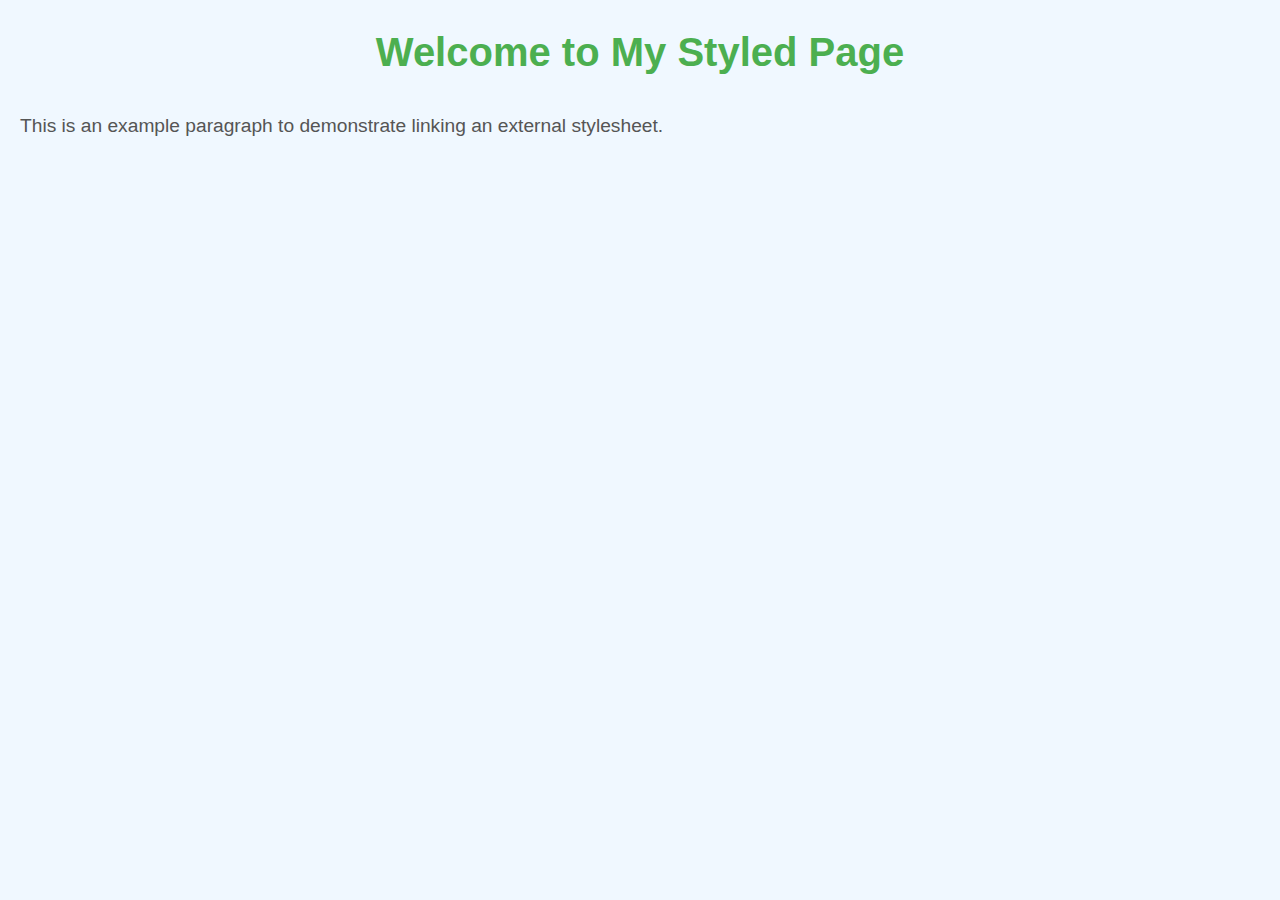
<file: LAB1/Udacity/index.html>
<html lang="en">
<head>
    <meta charset="UTF-8">
    <meta name="viewport" content="width=device-width, initial-scale=1.0">
    <title>Styled Page</title>
    <link rel="stylesheet" href="styles.css">
</head>
<body>
    <h1>Welcome to My Styled Page</h1>
    <p>This is an example paragraph to demonstrate linking an external stylesheet.</p>
</body>
</html>
</file>
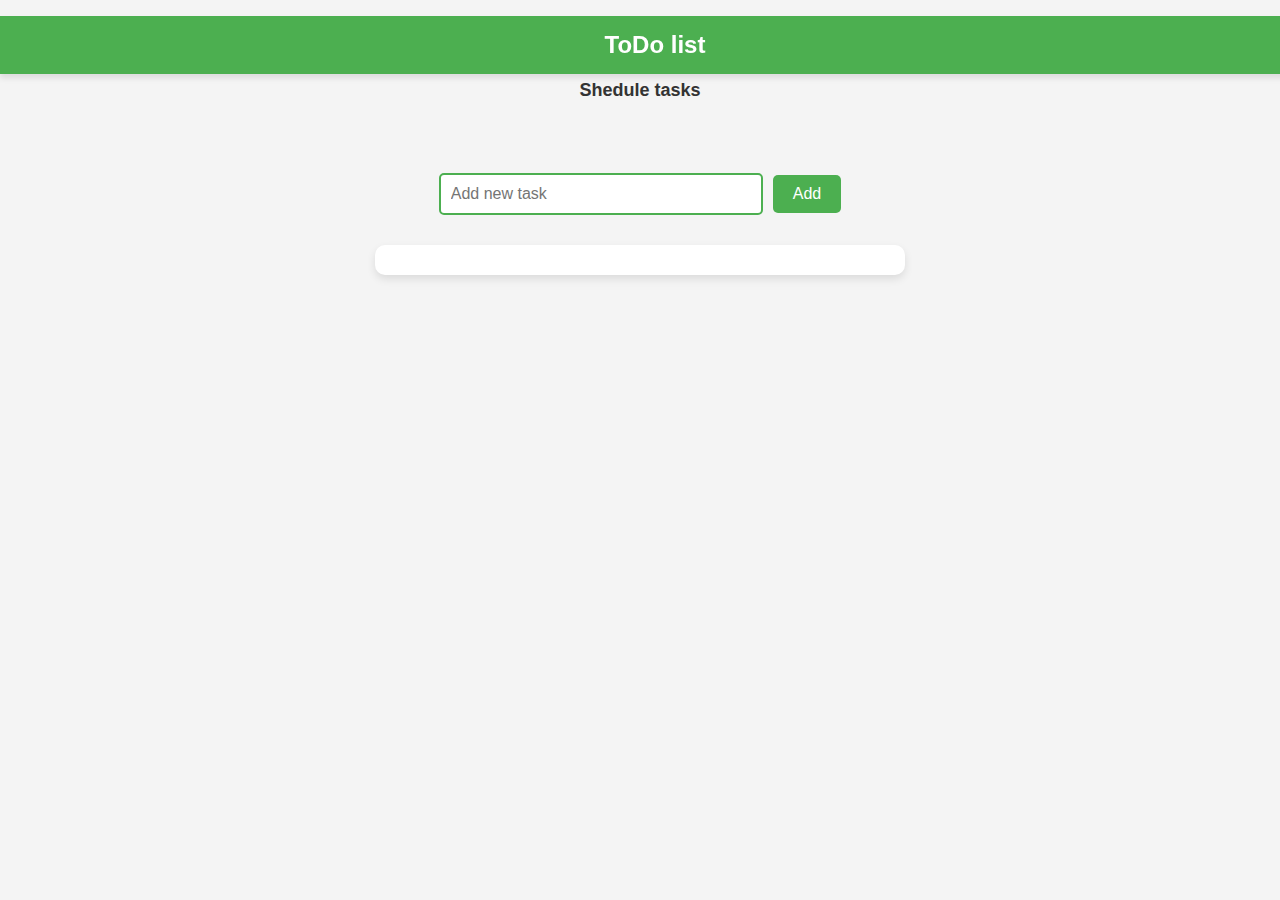
<file: lab3/ToDo List/index.html>
<!DOCTYPE html>
<html>

<head>
  <meta charset="UTF-8">
  <style>

body {
    font-family: 'Segoe UI', Tahoma, Geneva, Verdana, sans-serif;
    background-color: #f4f4f4;
    margin: 0;
    padding: 0;
    display: flex;
    flex-direction: column;
    align-items: center;
    justify-content: flex-start;
    height: 100vh;
    overflow-y: auto;
}

#header {
    text-align: center;
    background-color: #4CAF50;
    color: white;
    font-size: 24px;
    padding: 15px;
    width: 100%;
    box-shadow: 0px 4px 6px rgba(0, 0, 0, 0.1);
    position: fixed;
    top: 0;
    left: 0;
    z-index: 1000;
}

#header-two {
    text-align: center;
    font-size: 18px;
    color: #333;
    margin-top: 80px;
}

.add-block {
    display: flex;
    justify-content: center;
    align-items: center;
    margin-top: 50px;
    gap: 10px;
    position: sticky;
    top: 60px;
    background: #f4f4f4;
    padding: 10px;
    width: 100%;
    z-index: 900;
}

#add-task {
    width: 300px;
    padding: 10px;
    border-radius: 5px;
    border: 2px solid #4CAF50;
    font-size: 16px;
    outline: none;
    transition: 0.3s;
}

#add-task:focus {
    border-color: #388E3C;
}

#add-button {
    background-color: #4CAF50;
    color: white;
    border: none;
    padding: 10px 20px;
    font-size: 16px;
    border-radius: 5px;
    cursor: pointer;
    transition: 0.3s;
}

#add-button:hover {
    background-color: #388E3C;
}

.block-tasks {
    width: 80%;
    max-width: 500px;
    background: white;
    padding: 15px;
    border-radius: 10px;
    box-shadow: 0px 4px 8px rgba(0, 0, 0, 0.1);
    margin-top: 20px;
    overflow-y: auto;
}

.task-item {
    display: flex;
    align-items: center;
    justify-content: space-between;
    background: #ffffff;
    border: 1px solid #ddd;
    padding: 10px;
    border-radius: 5px;
    margin-bottom: 10px;
    transition: 0.3s;
}

.task-item:hover {
    background: #f0f0f0;
}

.task-item input[type="checkbox"] {
    margin-right: 10px;
}

.task-item label {
    flex-grow: 1;
    font-size: 16px;
}

.task-item input[type="checkbox"]:checked + label {
    text-decoration: line-through;
    color: #888;
}

.delete-button {
    background: none;
    border: none;
    cursor: pointer;
    transition: 0.3s;
}

.delete-button img {
    width: 20px;
    opacity: 0.7;
    transition: 0.3s;
}

.delete-button:hover img {
    opacity: 1;
}


  </style>
  <title>ToDo List</title>
</head>

<body>
<script>

  function addTheTask(){

    const taskInput = document.getElementById("add-task");
    const taskName = taskInput.value;

    if (taskName === "") {
      alert("Enter a task");
      return;
    }

    const newTask = document.createElement("div");
    newTask.classList.add("task-item");

    const checkBox = document.createElement("input");
    checkBox.type = "checkbox";
    checkBox.classList.add("tasks");

    const label = document.createElement("label");
    label.textContent = taskName;
    label.classList.add("task-label");

    label.style.marginLeft = "10px";

    const deleteButton = document.createElement("button");
    deleteButton.classList.add("delete-button")
    deleteButton.innerHTML = '<img src="https://cdn-icons-png.flaticon.com/512/6861/6861362.png">';
    deleteButton.addEventListener("click", function (){
      taskList.removeChild(newTask);
    });

    newTask.appendChild(checkBox);
    newTask.appendChild(label);
    newTask.appendChild(deleteButton);

    const taskList = document.querySelector(".block-tasks");
    taskList.appendChild(newTask);

    taskInput.value = "";

  }

</script>
<h1 id="header">ToDo list</h1>
<h1 id="header-two"> Shedule tasks </h1>
<div class="add-block">
  <input id="add-task" type="text" placeholder="Add new task">
  <input id="add-button" type="button" value="Add" onclick="addTheTask()">
</div>
<div class="block-tasks"></div>

</body>

</html>
</file>
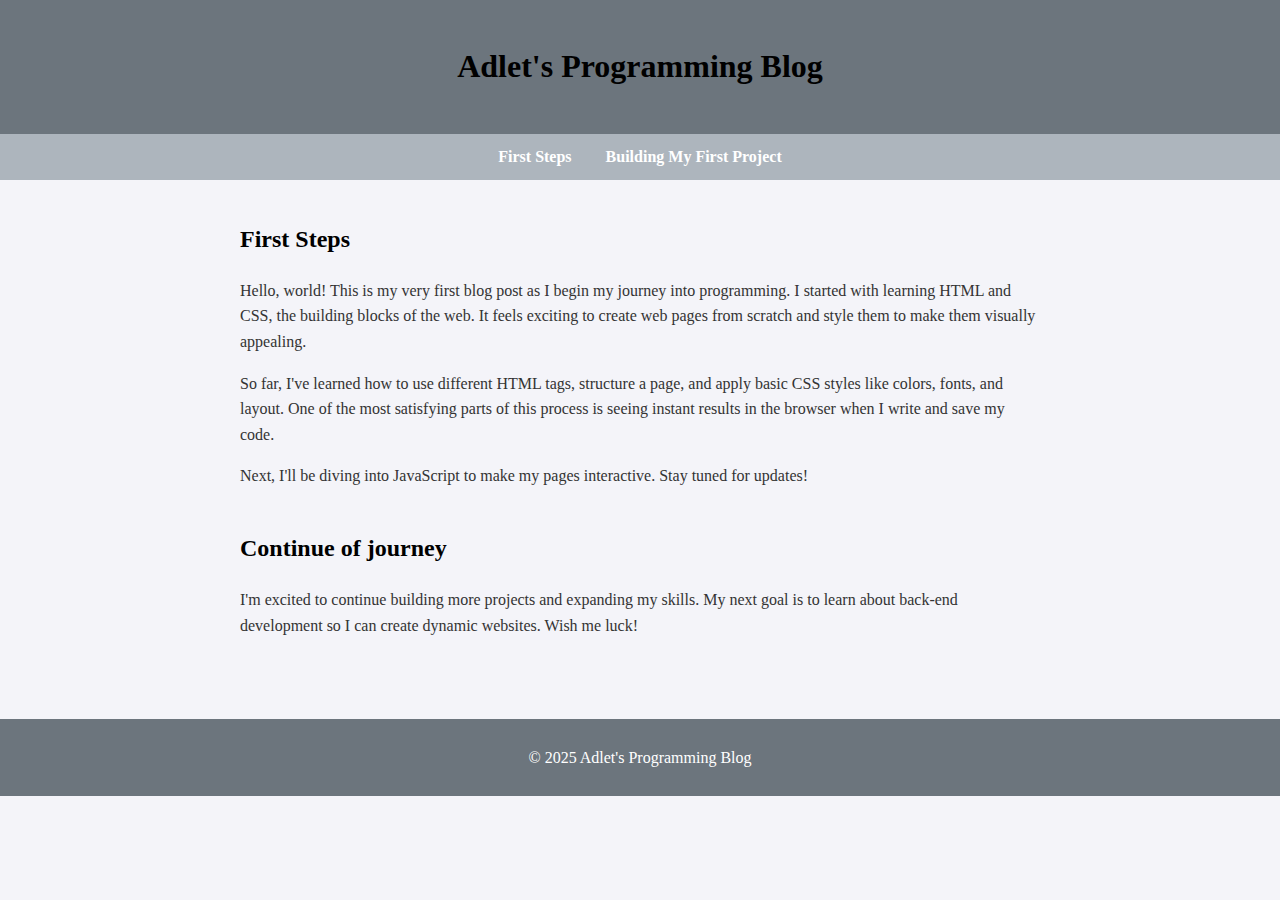
<file: LAB1/Khanacademy/Blog.html>
<!DOCTYPE html>
<html>
<head>
    <title>Adlet's Programming Journey</title>
    <style>
        body {
            font-family: "Georgia", serif;
            background-color: #f4f4f9;
            margin: 0;
            padding: 0;
            line-height: 1.6;
            color: #333;
        }
        header {
            background-color: #6c757d;
            color: white;
            padding: 20px;
            text-align: center;
        }
        nav {
            background-color: #adb5bd;
            padding: 10px;
            text-align: center;
        }
        nav a {
            margin: 0 15px;
            text-decoration: none;
            color: white;
            font-weight: bold;
        }
        section {
            padding: 20px;
            max-width: 800px;
            margin: auto;
        }
        h1, h2 {
            color: #000000;
        }
        article {
            margin-bottom: 40px;
        }
        footer {
            background-color: #6c757d;
            color: white;
            text-align: center;
            padding: 10px;
            margin-top: 20px;
        }
    </style>
</head>
<body>
    <header>
        <h1>Adlet's Programming Blog</h1>
    </header>
    <nav>
        <a href="#entry1">First Steps</a>
        <a href="#entry2">Building My First Project</a>
    </nav>
    <section>
        <article id="entry1">
            <h2>First Steps</h2>
            <p>
                Hello, world! This is my very first blog post as I begin my journey into programming.
                I started with learning HTML and CSS, the building blocks of the web. It feels exciting 
                to create web pages from scratch and style them to make them visually appealing.
            </p>
            <p>
                So far, I've learned how to use different HTML tags, structure a page, and apply basic 
                CSS styles like colors, fonts, and layout. One of the most satisfying parts of this process 
                is seeing instant results in the browser when I write and save my code. 
            </p>
            <p>
                Next, I'll be diving into JavaScript to make my pages interactive. Stay tuned for updates!
            </p>
        </article>
        <article id="entry2">
            <h2>Continue of journey</h2>
            <p>
                I'm excited to continue building more projects and expanding my skills. My next goal is 
                to learn about back-end development so I can create dynamic websites. Wish me luck!
            </p>
        </article>
    </section>
    <footer>
        <p>&copy; 2025 Adlet's Programming Blog</p>
    </footer>
</body>
</html>
</file>
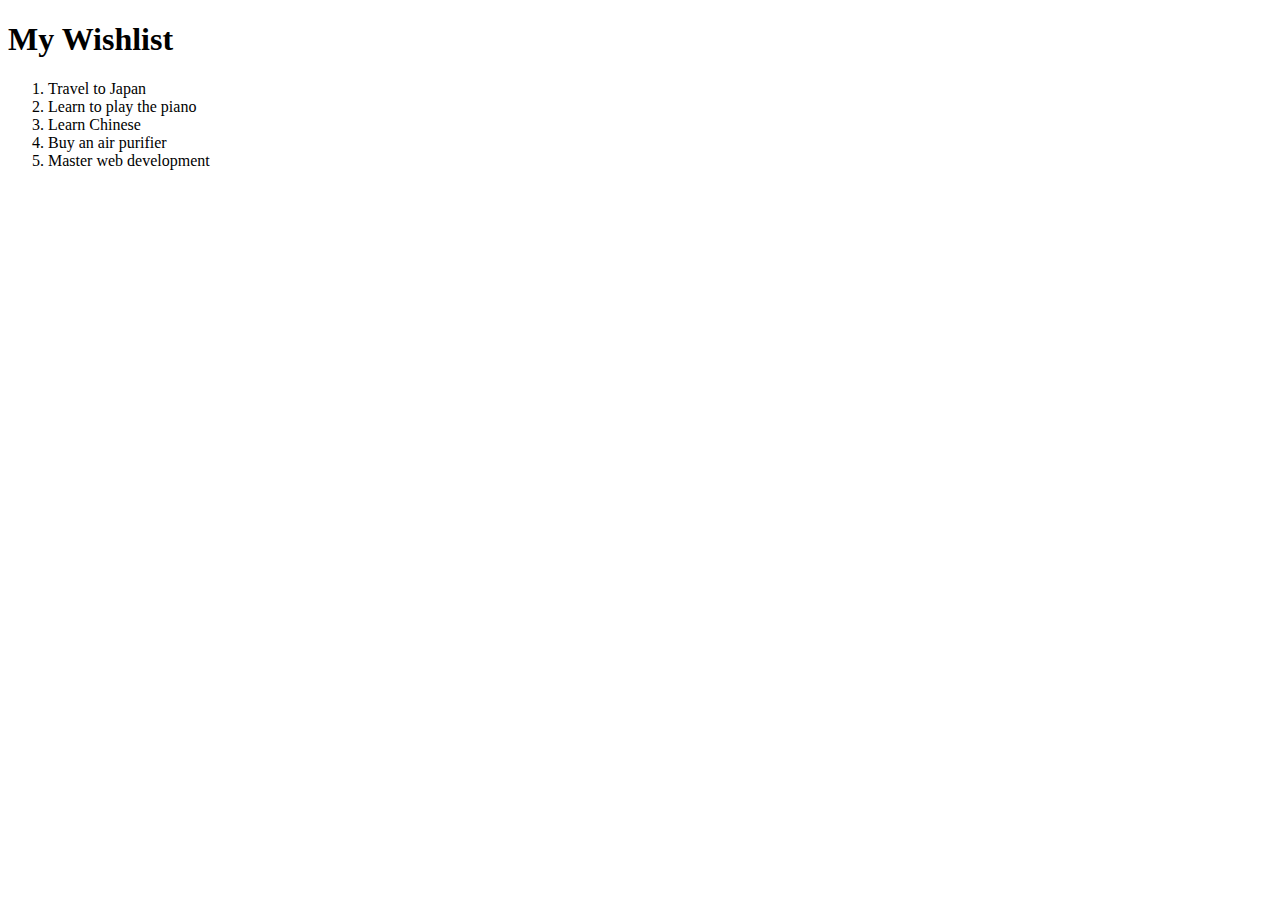
<file: LAB1/Khanacademy/Wishlist.html>
<!DOCTYPE html>
<html>
<head>
    <title>My Wishlist</title>
</head>
<body>
    <h1>My Wishlist</h1>
    <ol>
        <li>Travel to Japan</li>
        <li>Learn to play the piano</li>
        <li>Learn Chinese</li>
        <li>Buy an air purifier</li>
        <li>Master web development</li>
    </ol>
</body>
</html>
</file>
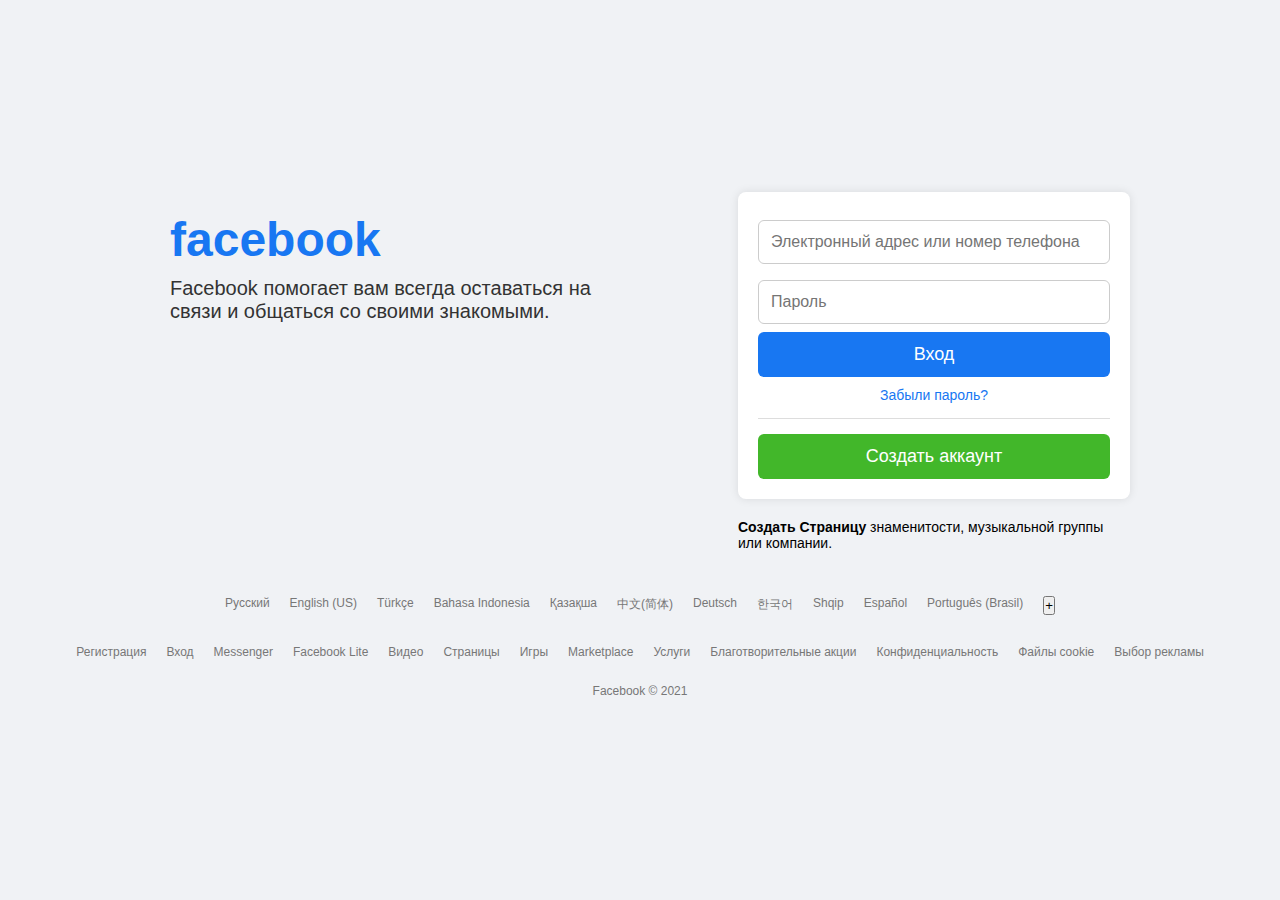
<file: Lab2/Facebook/facebook.html>
<!DOCTYPE html>
<html lang="ru">
<head>
    <meta charset="UTF-8">
    <meta name="viewport" content="width=device-width, initial-scale=1.0">
    <title>Facebook – войдите или зарегистрируйтесь</title>
    <link rel="stylesheet" href="styles.css">
</head>
<body>
    <div class="container">
        <div class="left">
            <h1 class="logo">facebook</h1>
            <p>Facebook помогает вам всегда оставаться на связи и общаться со своими знакомыми.</p>
        </div>
        <div class="right">
            <div class="login-box">
                <input type="text" placeholder="Электронный адрес или номер телефона">
                <input type="password" placeholder="Пароль">
                <button class="login-btn">Вход</button>
                <a href="#" class="forgot">Забыли пароль?</a>
                <hr>
                <button class="register-btn">Создать аккаунт</button>
            </div>
            <p class="create-page">
                <a href="#">Создать Страницу</a> знаменитости, музыкальной группы или компании.
            </p>
        </div>
    </div>

    <footer>
        <ul>
            <li>Русский</li>
            <li>English (US)</li>
            <li>Türkçe</li>
            <li>Bahasa Indonesia</li>
            <li>Қазақша</li>
            <li>中文(简体)</li>
            <li>Deutsch</li>
            <li>한국어</li>
            <li>Shqip</li>
            <li>Español</li>
            <li>Português (Brasil)</li>
            <li><button>+</button></li>
        </ul>
        <ul class="links">
            <li>Регистрация</li>
            <li>Вход</li>
            <li>Messenger</li>
            <li>Facebook Lite</li>
            <li>Видео</li>
            <li>Страницы</li>
            <li>Игры</li>
            <li>Marketplace</li>
            <li>Услуги</li>
            <li>Благотворительные акции</li>
            <li>Конфиденциальность</li>
            <li>Файлы cookie</li>
            <li>Выбор рекламы</li>
        </ul>
        <p>Facebook © 2021</p>
    </footer>
</body>
</html>
</file>
<file: LAB1/Udacity/styles.css>
body {
    background-color: #f0f8ff;
    font-family: Arial, sans-serif;
    line-height: 1.6;
    margin: 20px;
}

h1 {
    color: #4CAF50;
    font-size: 2.5em;
    text-align: center;
}

p {
    color: #555;
    font-size: 1.2em;
    text-align: justify;
}
</file>
<file: Lab2/Facebook/styles.css>
/* Reset styles */
* {
    margin: 0;
    padding: 0;
    box-sizing: border-box;
    font-family: Arial, sans-serif;
}

body {
    background-color: #f0f2f5;
    display: flex;
    flex-direction: column;
    align-items: center;
    justify-content: center;
    height: 100vh;
}

.container {
    display: flex;
    justify-content: space-between;
    max-width: 980px;
    width: 100%;
}

.left {
    width: 50%;
    padding: 20px;
}

.logo {
    color: #1877f2;
    font-size: 48px;
    font-weight: bold;
    margin-bottom: 10px;
}

.left p {
    font-size: 20px;
    color: #333;
}

.right {
    width: 40%;
    display: flex;
    flex-direction: column;
    align-items: center;
}

.login-box {
    background: #fff;
    padding: 20px;
    border-radius: 8px;
    box-shadow: 0 0 10px rgba(0, 0, 0, 0.1);
    width: 100%;
    text-align: center;
}

.login-box input {
    width: 100%;
    padding: 12px;
    margin: 8px 0;
    border: 1px solid #ccc;
    border-radius: 6px;
    font-size: 16px;
}

.login-btn {
    background: #1877f2;
    color: white;
    border: none;
    padding: 12px;
    border-radius: 6px;
    width: 100%;
    font-size: 18px;
    cursor: pointer;
}

.login-btn:hover {
    background: #165ecf;
}

.forgot {
    display: block;
    color: #1877f2;
    text-decoration: none;
    margin: 10px 0;
    font-size: 14px;
}

hr {
    border: 0;
    height: 1px;
    background: #ddd;
    margin: 15px 0;
}

.register-btn {
    background: #42b72a;
    color: white;
    border: none;
    padding: 12px;
    border-radius: 6px;
    width: 100%;
    font-size: 18px;
    cursor: pointer;
}

.register-btn:hover {
    background: #36a420;
}

.create-page {
    margin-top: 20px;
    font-size: 14px;
}

.create-page a {
    font-weight: bold;
    color: #000;
    text-decoration: none;
}

footer {
    text-align: center;
    width: 100%;
    margin-top: 20px;
    padding: 10px 0;
}

footer ul {
    list-style: none;
    display: flex;
    justify-content: center;
    flex-wrap: wrap;
    padding: 10px;
}

footer ul li {
    margin: 5px 10px;
    font-size: 12px;
    color: #777;
}

footer p {
    font-size: 12px;
    color: #777;
    margin-top: 10px;
}
</file>
